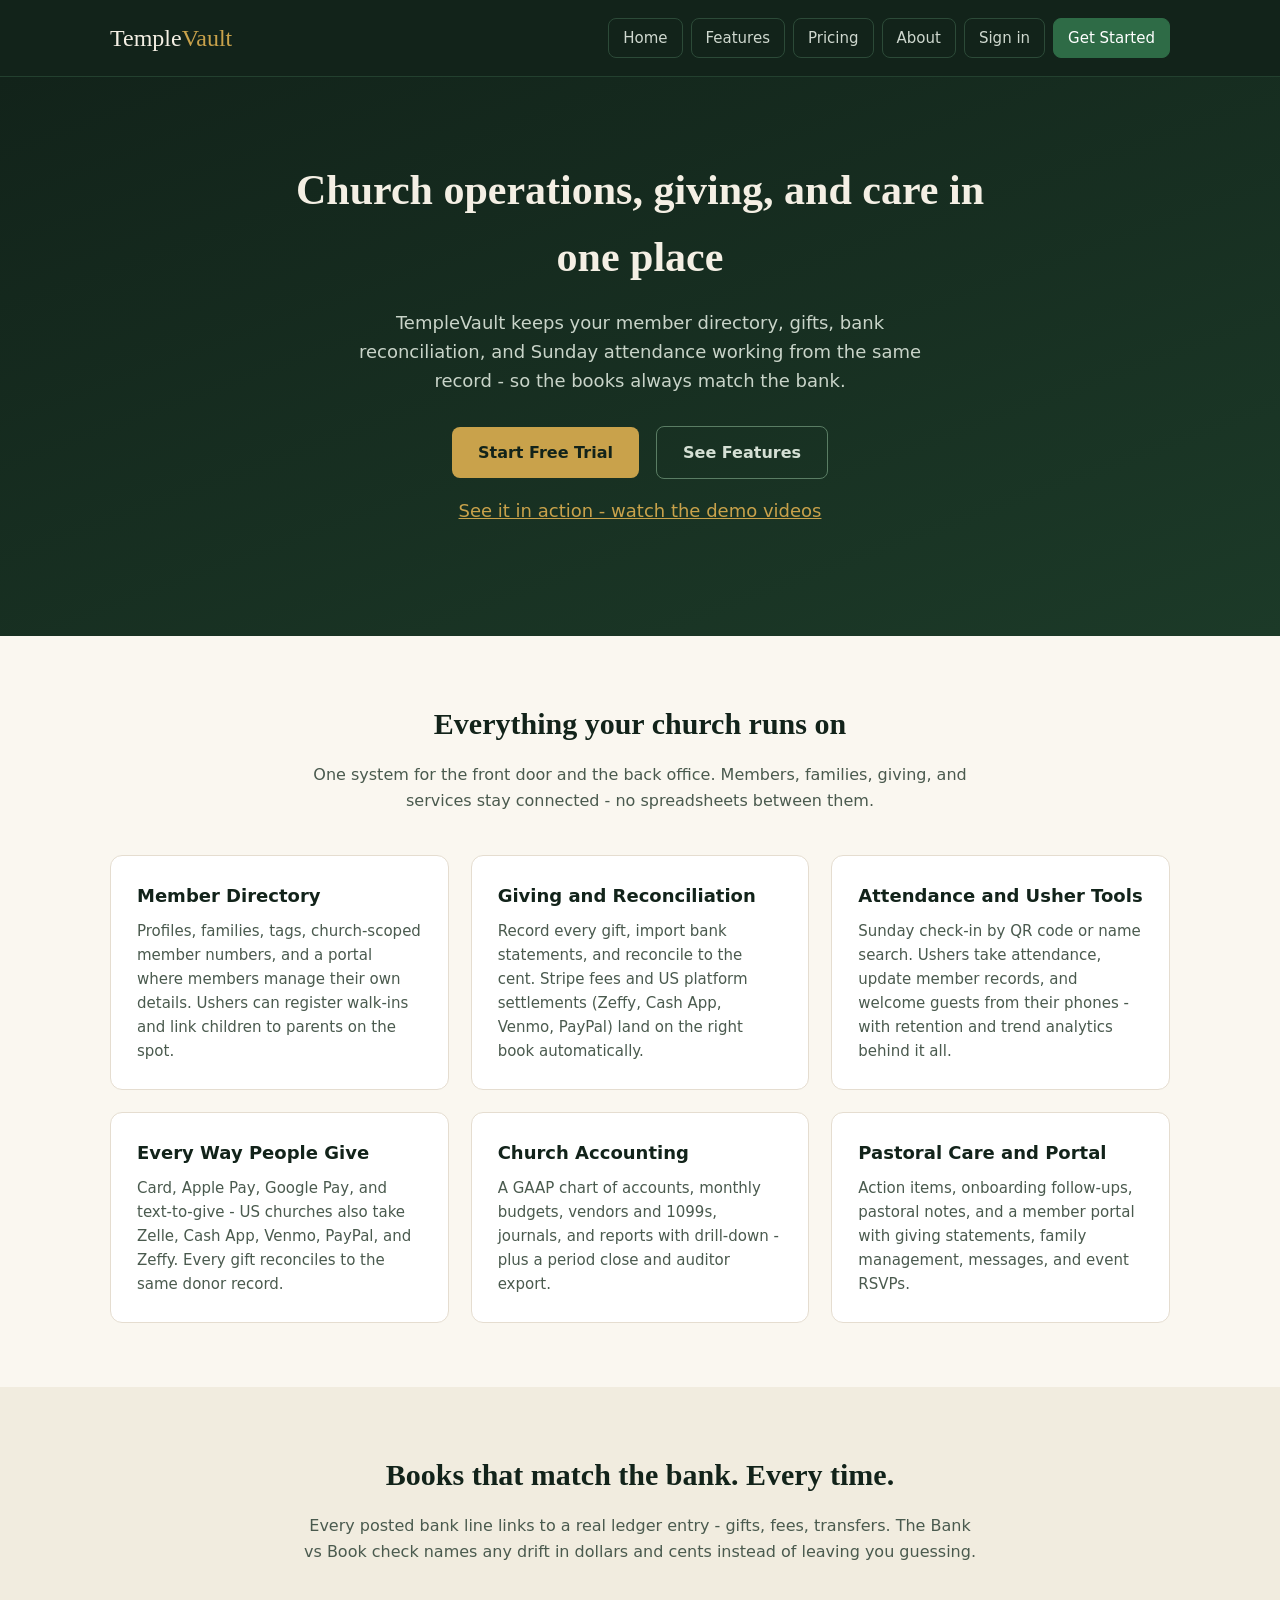
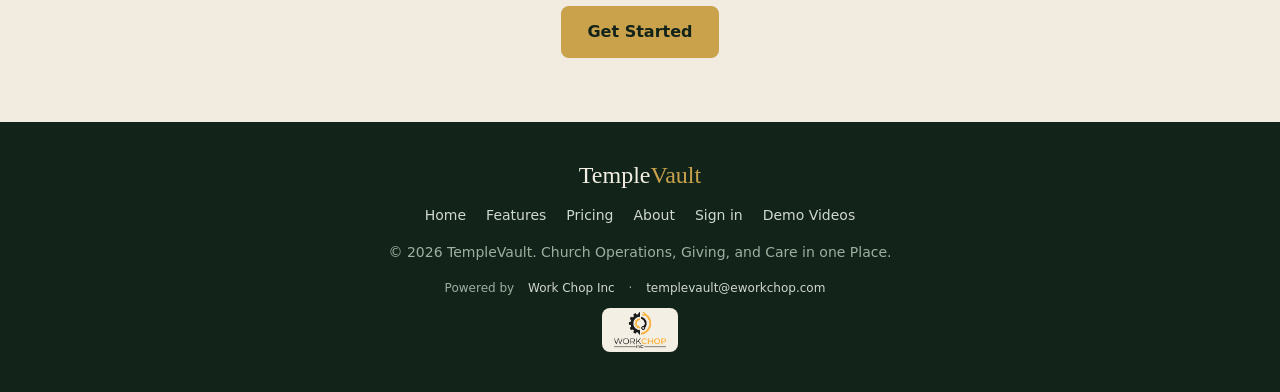
<file: index.html>
<!DOCTYPE html>
<html lang="en">
<head>
<meta charset="utf-8">
<meta name="viewport" content="width=device-width,initial-scale=1">
<title>TempleVault - Church Management Software | Members, Giving, Attendance</title>
<meta name="description" content="TempleVault brings member records, giving and bank reconciliation, GAAP church accounting, attendance, and pastoral care into one place. Church books that match the bank, to the cent.">
<link rel="canonical" href="https://www.templevault.net/">
<meta property="og:title" content="TempleVault - Church Management Software">
<meta property="og:description" content="Church operations, giving, and care in one place. Books that match the bank, to the cent.">
<meta property="og:type" content="website">
<meta property="og:url" content="https://www.templevault.net/">
<link rel="stylesheet" href="/styles.css">
</head>
<body>
<header>
<div class="container">
<a class="logo" href="/">Temple<span>Vault</span></a>
<nav>
<a href="/">Home</a>
<a href="/features.html">Features</a>
<a href="https://templevault.net/features">Pricing</a>
<a href="/about.html">About</a>
<a href="https://templevault.net/login">Sign in</a>
<a class="cta" href="https://templevault.net/register">Get Started</a>
</nav>
</div>
</header>

<section class="hero">
<h1>Church operations, giving, and care in one place</h1>
<p>TempleVault keeps your member directory, gifts, bank reconciliation, and Sunday attendance working from the same record - so the books always match the bank.</p>
<a class="btn btn-gold" href="https://templevault.net/register">Start Free Trial</a>
<a class="btn btn-ghost" href="/features.html">See Features</a>
<p style="margin-top:18px"><a href="https://rumble.com/user/templevault" style="color:#c9a24b">See it in action - watch the demo videos</a></p>
</section>

<section class="section">
<div class="container">
<h2>Everything your church runs on</h2>
<p class="lede">One system for the front door and the back office. Members, families, giving, and services stay connected - no spreadsheets between them.</p>
<div class="grid">
<div class="card"><h3>Member Directory</h3><p>Profiles, families, tags, church-scoped member numbers, and a portal where members manage their own details. Ushers can register walk-ins and link children to parents on the spot.</p></div>
<div class="card"><h3>Giving and Reconciliation</h3><p>Record every gift, import bank statements, and reconcile to the cent. Stripe fees and US platform settlements (Zeffy, Cash App, Venmo, PayPal) land on the right book automatically.</p></div>
<div class="card"><h3>Attendance and Usher Tools</h3><p>Sunday check-in by QR code or name search. Ushers take attendance, update member records, and welcome guests from their phones - with retention and trend analytics behind it all.</p></div>
<div class="card"><h3>Every Way People Give</h3><p>Card, Apple Pay, Google Pay, and text-to-give - US churches also take Zelle, Cash App, Venmo, PayPal, and Zeffy. Every gift reconciles to the same donor record.</p></div>
<div class="card"><h3>Church Accounting</h3><p>A GAAP chart of accounts, monthly budgets, vendors and 1099s, journals, and reports with drill-down - plus a period close and auditor export.</p></div>
<div class="card"><h3>Pastoral Care and Portal</h3><p>Action items, onboarding follow-ups, pastoral notes, and a member portal with giving statements, family management, messages, and event RSVPs.</p></div>
</div>
</div>
</section>

<section class="section tint">
<div class="container" style="text-align:center">
<h2>Books that match the bank. Every time.</h2>
<p class="lede">Every posted bank line links to a real ledger entry - gifts, fees, transfers. The Bank vs Book check names any drift in dollars and cents instead of leaving you guessing.</p>
<a class="btn btn-gold" href="https://templevault.net/register">Get Started</a>
</div>
</section>

<footer>
<div class="container">
<p><a class="logo" href="/">Temple<span>Vault</span></a></p>
<p style="margin-top:10px"><a href="/">Home</a><a href="/features.html">Features</a><a href="https://templevault.net/features">Pricing</a><a href="/about.html">About</a><a href="https://templevault.net/login">Sign in</a><a href="https://rumble.com/user/templevault">Demo Videos</a></p>
<p style="margin-top:14px">&copy; 2026 TempleVault. Church Operations, Giving, and Care in one Place.</p>
<p style="margin-top:16px;font-size:12px">Powered by <a href="https://www.eworkchop.com" target="_blank" rel="noopener">Work Chop Inc</a> &middot; <a href="mailto:templevault@eworkchop.com">templevault@eworkchop.com</a></p>
<p style="margin-top:10px"><a href="https://www.eworkchop.com" target="_blank" rel="noopener"><img src="/workchop-logo.png" alt="Work Chop Inc" style="height:44px;background:#f4efe4;border-radius:8px;padding:4px 12px"></a></p>
</div>
</footer>
<script type="application/ld+json">
{"@context":"https://schema.org","@type":"SoftwareApplication","name":"TempleVault","applicationCategory":"BusinessApplication","operatingSystem":"Web","description":"Church management software for member records, giving, bank reconciliation, and attendance.","offers":{"@type":"Offer","category":"SaaS"},"url":"https://www.templevault.net"}
</script>
</body>
</html>
</file>
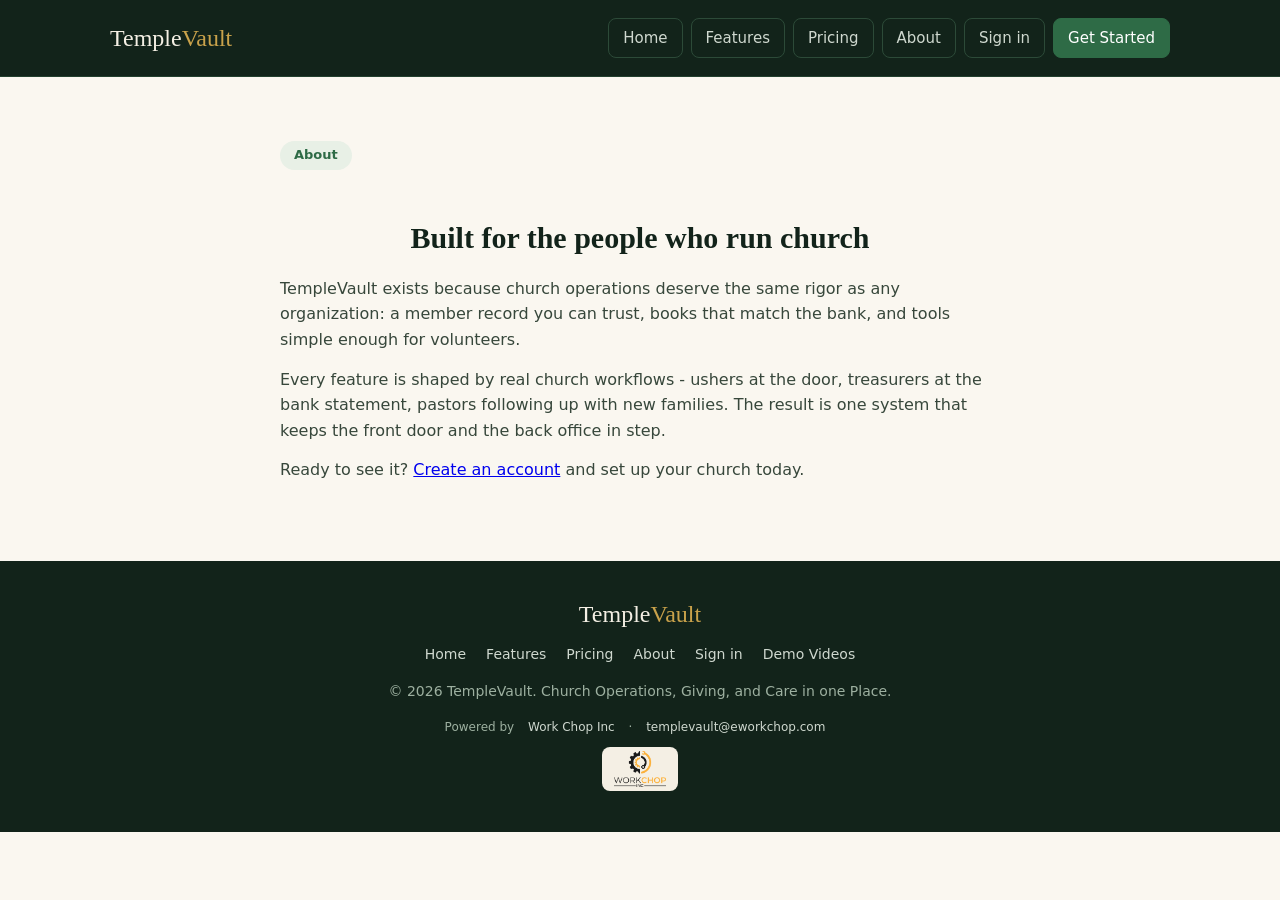
<file: about.html>
<!DOCTYPE html>
<html lang="en">
<head>
<meta charset="utf-8">
<meta name="viewport" content="width=device-width,initial-scale=1">
<title>About | TempleVault</title>
<meta name="description" content="TempleVault is church management software built to keep members, giving, and the books honest - so church staff spend time on people, not spreadsheets.">
<link rel="canonical" href="https://www.templevault.net/about.html">
<meta property="og:title" content="About | TempleVault">
<meta property="og:description" content="Church management software built to keep members, giving, and the books honest.">
<meta property="og:type" content="website">
<meta property="og:url" content="https://www.templevault.net/about.html">
<link rel="stylesheet" href="/styles.css">
</head>
<body>
<header>
<div class="container">
<a class="logo" href="/">Temple<span>Vault</span></a>
<nav>
<a href="/">Home</a>
<a href="/features.html">Features</a>
<a href="https://templevault.net/features">Pricing</a>
<a href="/about.html">About</a>
<a href="https://templevault.net/login">Sign in</a>
<a class="cta" href="https://templevault.net/register">Get Started</a>
</nav>
</div>
</header>

<section class="section">
<div class="container" style="max-width:760px"><article>
<span class="pill">About</span>
<h2>Built for the people who run church</h2>
<p>TempleVault exists because church operations deserve the same rigor as any organization: a member record you can trust, books that match the bank, and tools simple enough for volunteers.</p>
<p>Every feature is shaped by real church workflows - ushers at the door, treasurers at the bank statement, pastors following up with new families. The result is one system that keeps the front door and the back office in step.</p>
<p>Ready to see it? <a href="https://templevault.net/register">Create an account</a> and set up your church today.</p>
</article></div>
</section>

<footer>
<div class="container">
<p><a class="logo" href="/">Temple<span>Vault</span></a></p>
<p style="margin-top:10px"><a href="/">Home</a><a href="/features.html">Features</a><a href="https://templevault.net/features">Pricing</a><a href="/about.html">About</a><a href="https://templevault.net/login">Sign in</a><a href="https://rumble.com/user/templevault">Demo Videos</a></p>
<p style="margin-top:14px">&copy; 2026 TempleVault. Church Operations, Giving, and Care in one Place.</p>
<p style="margin-top:16px;font-size:12px">Powered by <a href="https://www.eworkchop.com" target="_blank" rel="noopener">Work Chop Inc</a> &middot; <a href="mailto:templevault@eworkchop.com">templevault@eworkchop.com</a></p>
<p style="margin-top:10px"><a href="https://www.eworkchop.com" target="_blank" rel="noopener"><img src="/workchop-logo.png" alt="Work Chop Inc" style="height:44px;background:#f4efe4;border-radius:8px;padding:4px 12px"></a></p>
</div>
</footer>
</body>
</html>
</file>
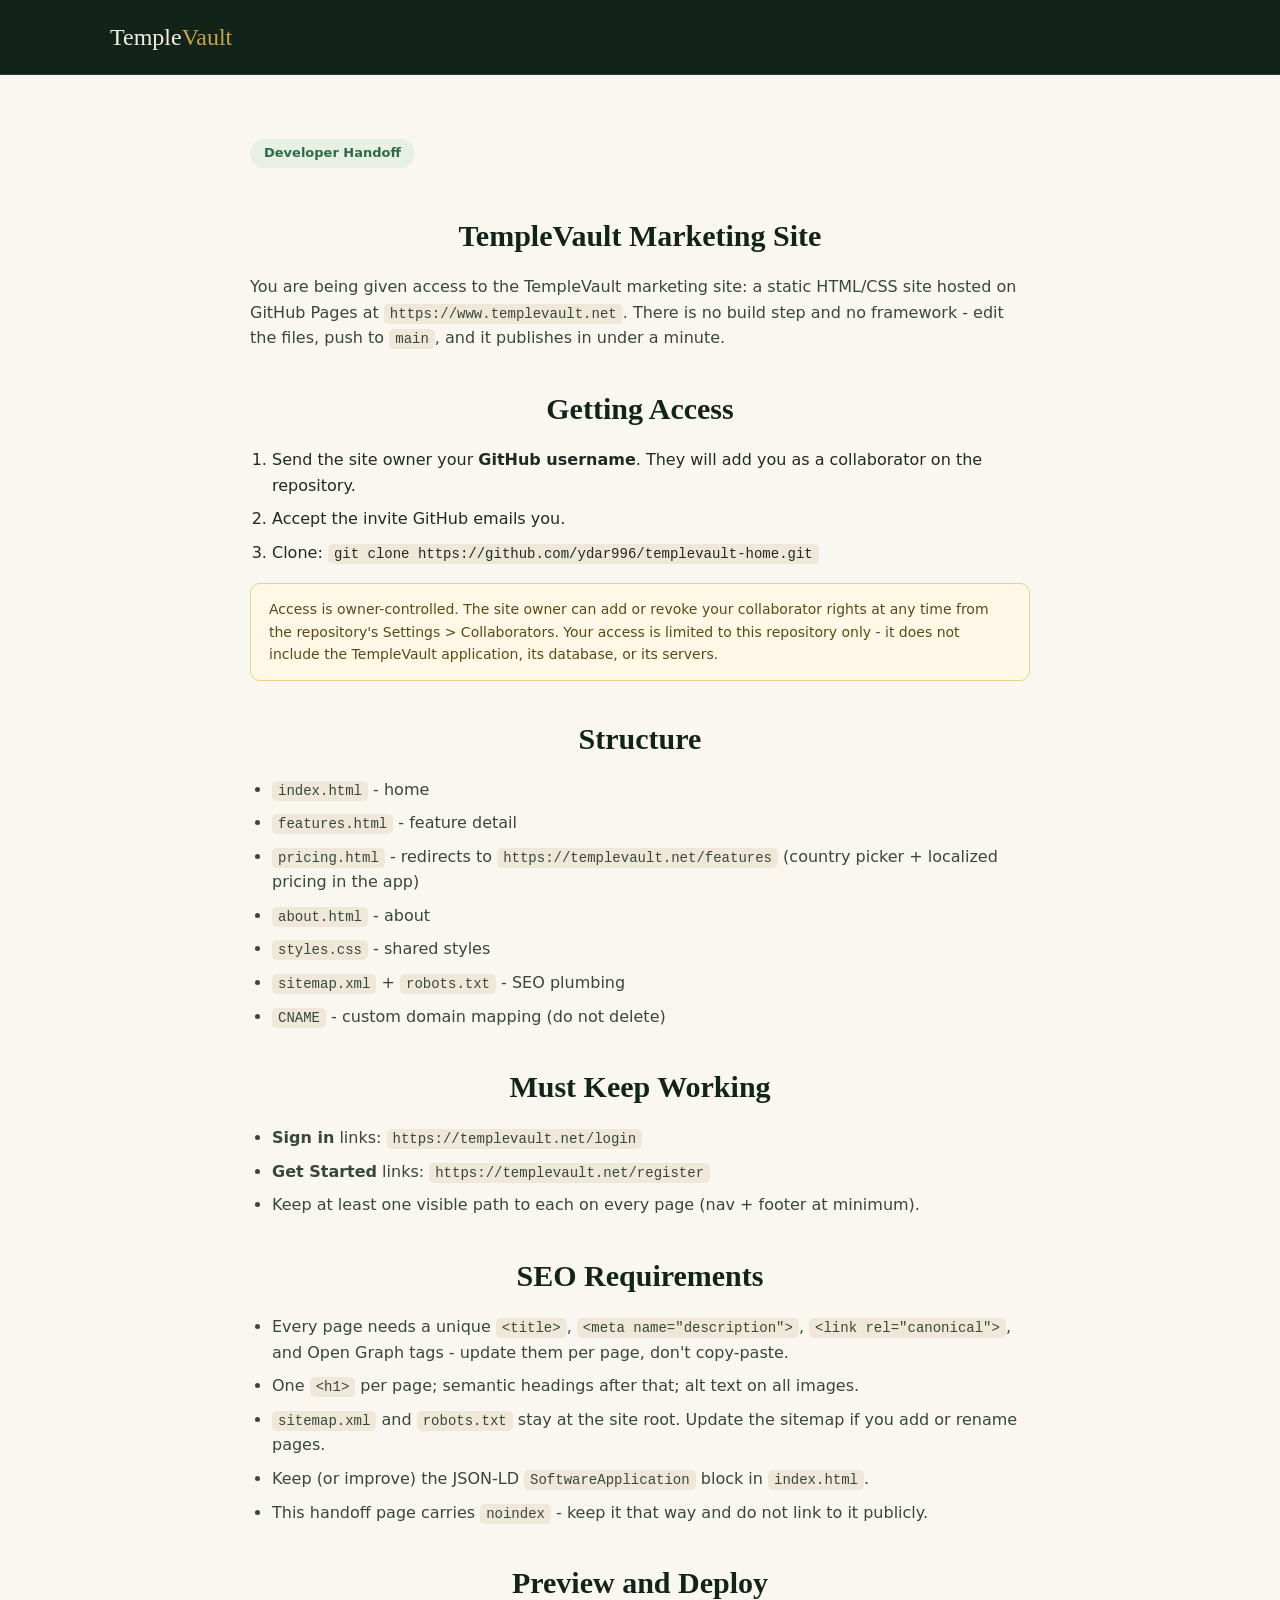
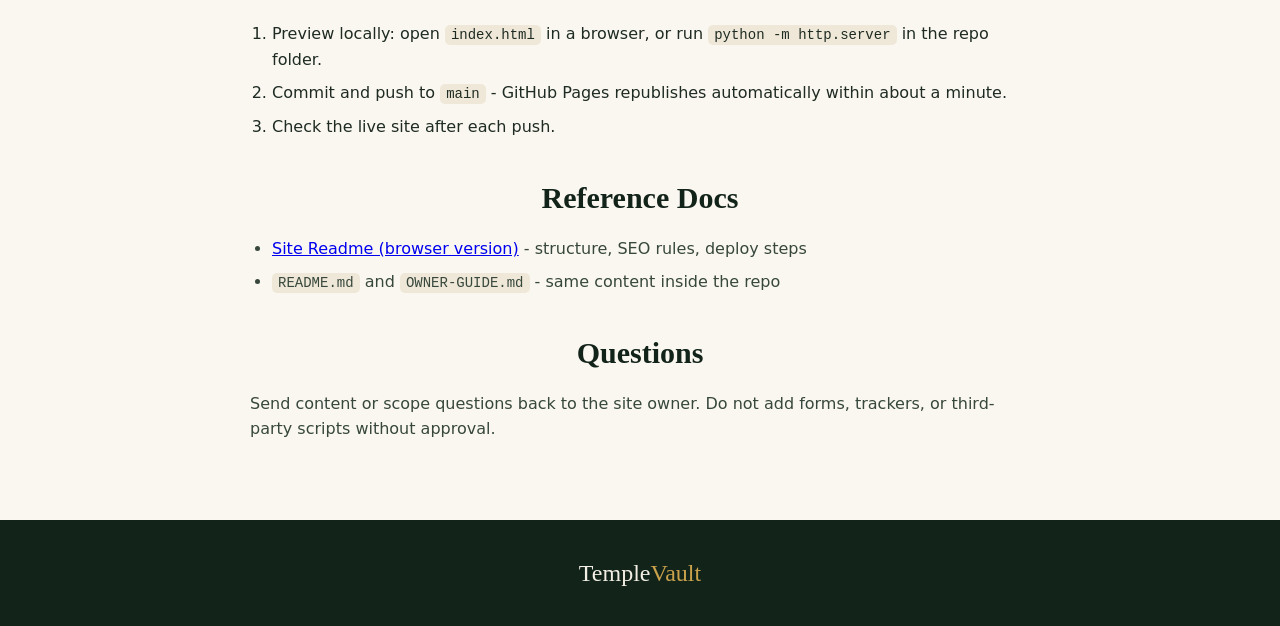
<file: dev-handoff-9x4k.html>
<!DOCTYPE html>
<html lang="en">
<head>
<meta charset="utf-8">
<meta name="viewport" content="width=device-width,initial-scale=1">
<meta name="robots" content="noindex,nofollow">
<title>TempleVault Marketing Site - Developer Handoff</title>
<link rel="stylesheet" href="/styles.css">
<style>
ol.steps{margin:0 0 18px 22px}
code{background:#efe8d8;padding:2px 6px;border-radius:5px;font-size:14px}
.note{background:#fff8e6;border:1px solid #e5d28a;border-radius:10px;padding:14px 18px;color:#5a4a14;font-size:14px;margin:16px 0}
</style>
</head>
<body>
<header>
<div class="container">
<a class="logo" href="/">Temple<span>Vault</span></a>
</div>
</header>

<section class="section">
<div class="container" style="max-width:820px"><article>
<span class="pill">Developer Handoff</span>
<h2>TempleVault Marketing Site</h2>
<p>You are being given access to the TempleVault marketing site: a static HTML/CSS site hosted on GitHub Pages at <code>https://www.templevault.net</code>. There is no build step and no framework - edit the files, push to <code>main</code>, and it publishes in under a minute.</p>

<h2>Getting Access</h2>
<ol class="steps">
<li>Send the site owner your <strong>GitHub username</strong>. They will add you as a collaborator on the repository.</li>
<li>Accept the invite GitHub emails you.</li>
<li>Clone: <code>git clone https://github.com/ydar996/templevault-home.git</code></li>
</ol>
<div class="note">Access is owner-controlled. The site owner can add or revoke your collaborator rights at any time from the repository's Settings &gt; Collaborators. Your access is limited to this repository only - it does not include the TempleVault application, its database, or its servers.</div>

<h2>Structure</h2>
<ul>
<li><code>index.html</code> - home</li>
<li><code>features.html</code> - feature detail</li>
<li><code>pricing.html</code> - redirects to <code>https://templevault.net/features</code> (country picker + localized pricing in the app)</li>
<li><code>about.html</code> - about</li>
<li><code>styles.css</code> - shared styles</li>
<li><code>sitemap.xml</code> + <code>robots.txt</code> - SEO plumbing</li>
<li><code>CNAME</code> - custom domain mapping (do not delete)</li>
</ul>

<h2>Must Keep Working</h2>
<ul>
<li><strong>Sign in</strong> links: <code>https://templevault.net/login</code></li>
<li><strong>Get Started</strong> links: <code>https://templevault.net/register</code></li>
<li>Keep at least one visible path to each on every page (nav + footer at minimum).</li>
</ul>

<h2>SEO Requirements</h2>
<ul>
<li>Every page needs a unique <code>&lt;title&gt;</code>, <code>&lt;meta name="description"&gt;</code>, <code>&lt;link rel="canonical"&gt;</code>, and Open Graph tags - update them per page, don't copy-paste.</li>
<li>One <code>&lt;h1&gt;</code> per page; semantic headings after that; alt text on all images.</li>
<li><code>sitemap.xml</code> and <code>robots.txt</code> stay at the site root. Update the sitemap if you add or rename pages.</li>
<li>Keep (or improve) the JSON-LD <code>SoftwareApplication</code> block in <code>index.html</code>.</li>
<li>This handoff page carries <code>noindex</code> - keep it that way and do not link to it publicly.</li>
</ul>

<h2>Preview and Deploy</h2>
<ol class="steps">
<li>Preview locally: open <code>index.html</code> in a browser, or run <code>python -m http.server</code> in the repo folder.</li>
<li>Commit and push to <code>main</code> - GitHub Pages republishes automatically within about a minute.</li>
<li>Check the live site after each push.</li>
</ol>

<h2>Reference Docs</h2>
<ul>
<li><a href="/readme-9x4k.html">Site Readme (browser version)</a> - structure, SEO rules, deploy steps</li>
<li><code>README.md</code> and <code>OWNER-GUIDE.md</code> - same content inside the repo</li>
</ul>

<h2>Questions</h2>
<p>Send content or scope questions back to the site owner. Do not add forms, trackers, or third-party scripts without approval.</p>
</article></div>
</section>

<footer>
<div class="container">
<p><a class="logo" href="/">Temple<span>Vault</span></a></p>
</div>
</footer>
</body>
</html>
</file>
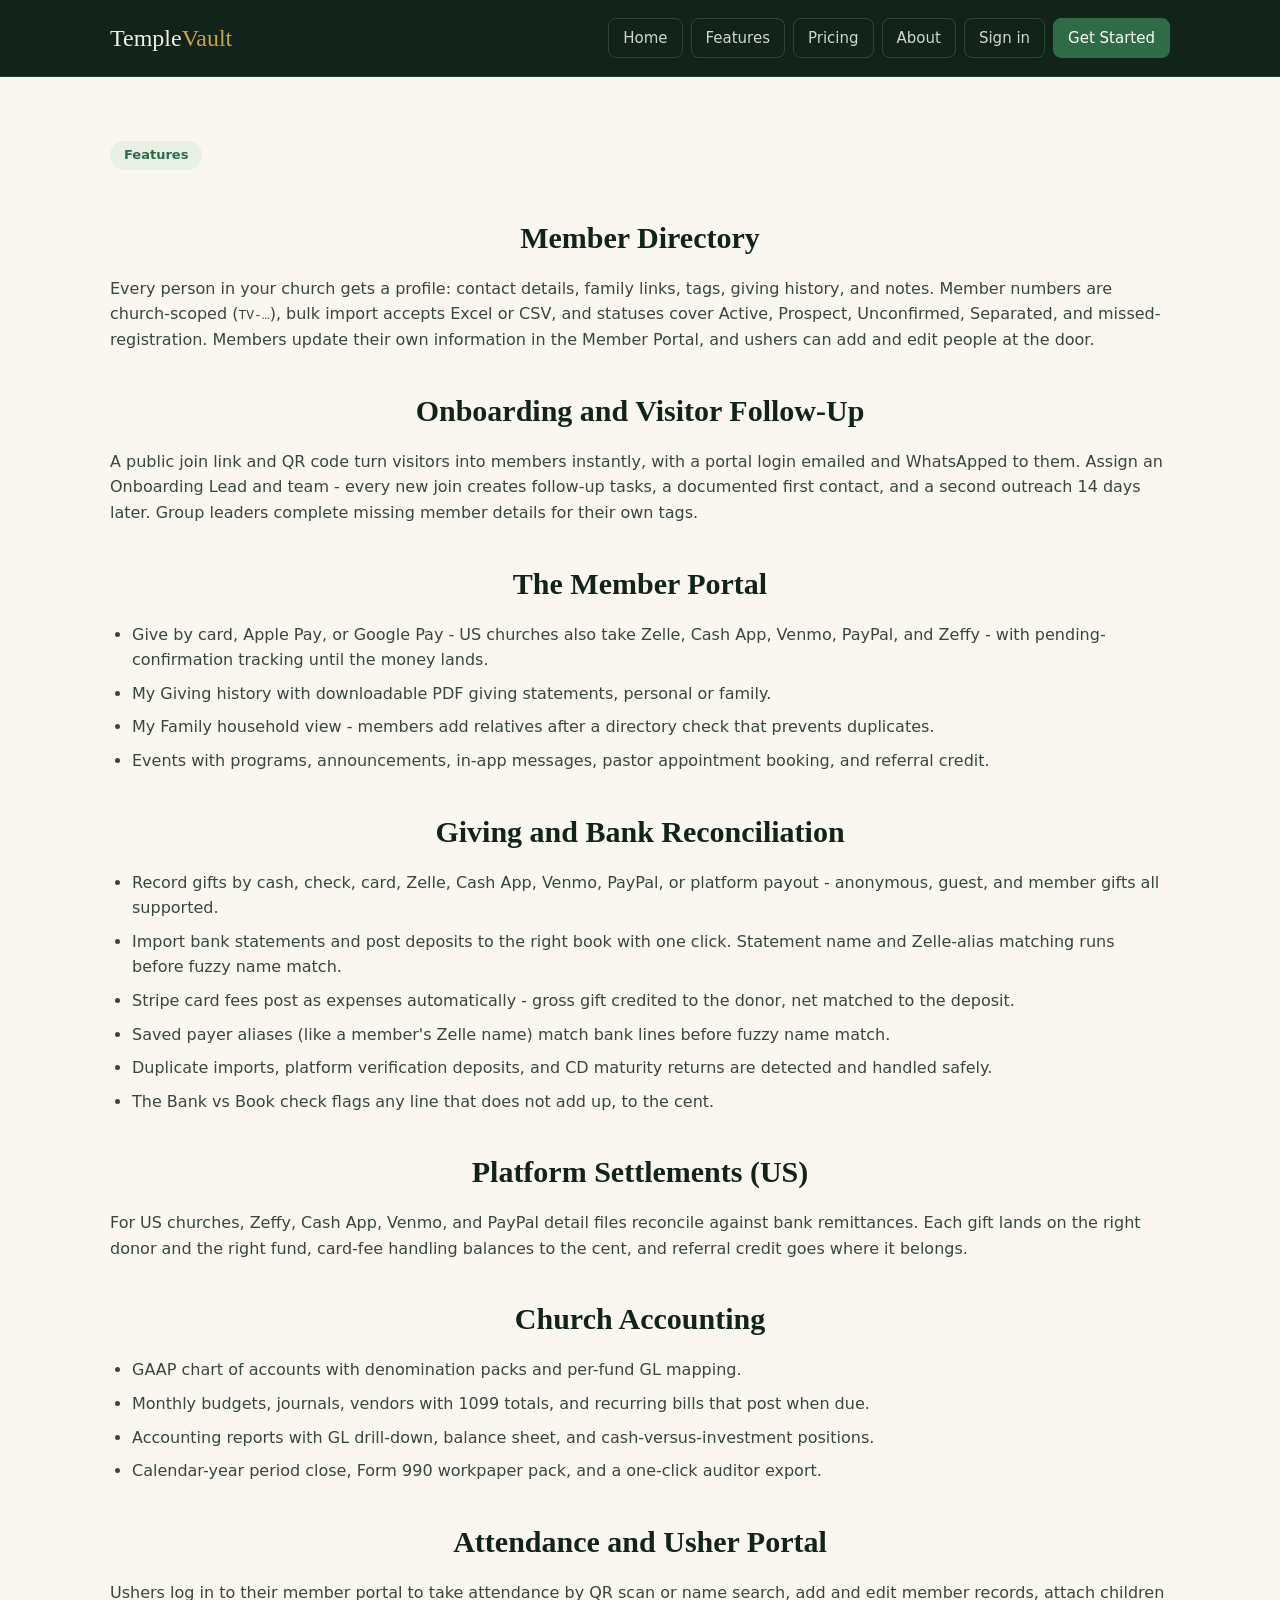
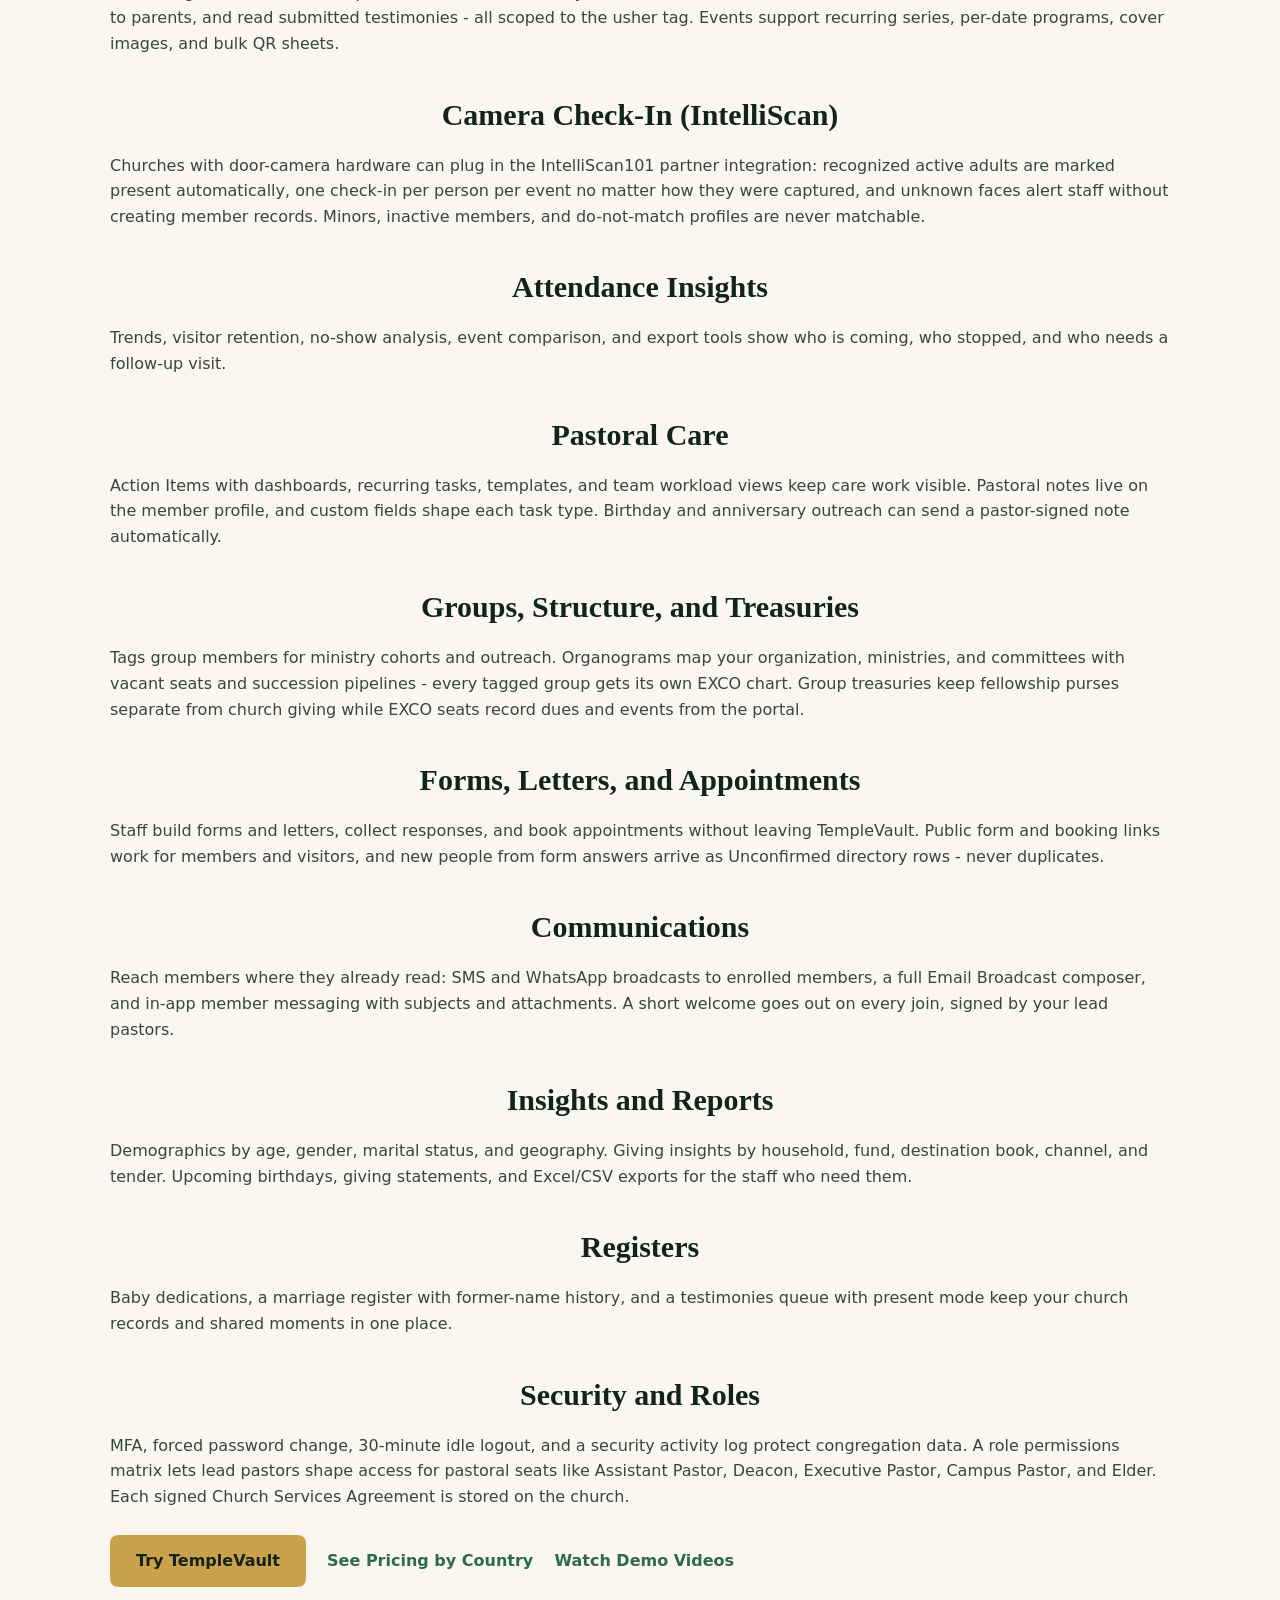
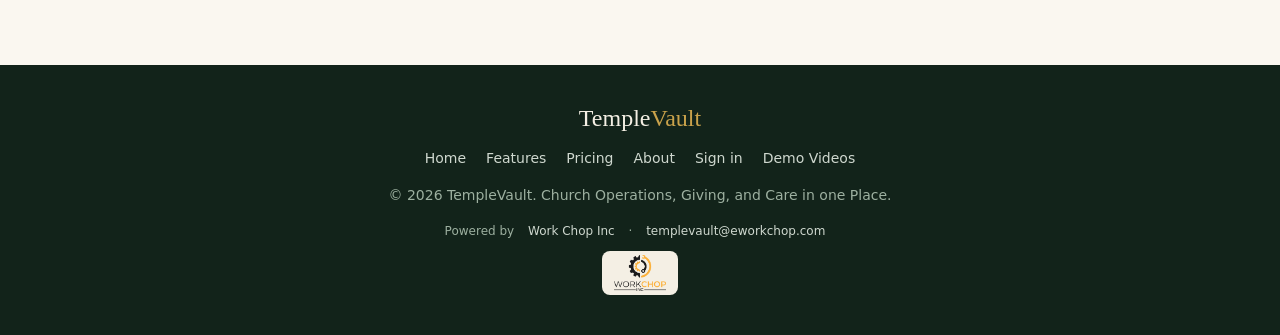
<file: features.html>
<!DOCTYPE html>
<html lang="en">
<head>
<meta charset="utf-8">
<meta name="viewport" content="width=device-width,initial-scale=1">
<title>Features | TempleVault Church Management</title>
<meta name="description" content="Member directory, member portal giving, GAAP church accounting, bank reconciliation, platform settlements, attendance, usher tools, pastoral care, and communications - all in TempleVault.">
<link rel="canonical" href="https://www.templevault.net/features.html">
<meta property="og:title" content="Features | TempleVault">
<meta property="og:description" content="Member directory, portal giving, church accounting, bank reconciliation, attendance, pastoral care, and communications.">
<meta property="og:type" content="website">
<meta property="og:url" content="https://www.templevault.net/features.html">
<link rel="stylesheet" href="/styles.css">
</head>
<body>
<header>
<div class="container">
<a class="logo" href="/">Temple<span>Vault</span></a>
<nav>
<a href="/">Home</a>
<a href="/features.html">Features</a>
<a href="https://templevault.net/features">Pricing</a>
<a href="/about.html">About</a>
<a href="https://templevault.net/login">Sign in</a>
<a class="cta" href="https://templevault.net/register">Get Started</a>
</nav>
</div>
</header>

<section class="section">
<div class="container"><article>
<span class="pill">Features</span>
<h2>Member Directory</h2>
<p>Every person in your church gets a profile: contact details, family links, tags, giving history, and notes. Member numbers are church-scoped (<code>TV-…</code>), bulk import accepts Excel or CSV, and statuses cover Active, Prospect, Unconfirmed, Separated, and missed-registration. Members update their own information in the Member Portal, and ushers can add and edit people at the door.</p>
<h2>Onboarding and Visitor Follow-Up</h2>
<p>A public join link and QR code turn visitors into members instantly, with a portal login emailed and WhatsApped to them. Assign an Onboarding Lead and team - every new join creates follow-up tasks, a documented first contact, and a second outreach 14 days later. Group leaders complete missing member details for their own tags.</p>
<h2>The Member Portal</h2>
<ul>
<li>Give by card, Apple Pay, or Google Pay - US churches also take Zelle, Cash App, Venmo, PayPal, and Zeffy - with pending-confirmation tracking until the money lands.</li>
<li>My Giving history with downloadable PDF giving statements, personal or family.</li>
<li>My Family household view - members add relatives after a directory check that prevents duplicates.</li>
<li>Events with programs, announcements, in-app messages, pastor appointment booking, and referral credit.</li>
</ul>
<h2>Giving and Bank Reconciliation</h2>
<ul>
<li>Record gifts by cash, check, card, Zelle, Cash App, Venmo, PayPal, or platform payout - anonymous, guest, and member gifts all supported.</li>
<li>Import bank statements and post deposits to the right book with one click. Statement name and Zelle-alias matching runs before fuzzy name match.</li>
<li>Stripe card fees post as expenses automatically - gross gift credited to the donor, net matched to the deposit.</li>
<li>Saved payer aliases (like a member's Zelle name) match bank lines before fuzzy name match.</li>
<li>Duplicate imports, platform verification deposits, and CD maturity returns are detected and handled safely.</li>
<li>The Bank vs Book check flags any line that does not add up, to the cent.</li>
</ul>
<h2>Platform Settlements (US)</h2>
<p>For US churches, Zeffy, Cash App, Venmo, and PayPal detail files reconcile against bank remittances. Each gift lands on the right donor and the right fund, card-fee handling balances to the cent, and referral credit goes where it belongs.</p>
<h2>Church Accounting</h2>
<ul>
<li>GAAP chart of accounts with denomination packs and per-fund GL mapping.</li>
<li>Monthly budgets, journals, vendors with 1099 totals, and recurring bills that post when due.</li>
<li>Accounting reports with GL drill-down, balance sheet, and cash-versus-investment positions.</li>
<li>Calendar-year period close, Form 990 workpaper pack, and a one-click auditor export.</li>
</ul>
<h2>Attendance and Usher Portal</h2>
<p>Ushers log in to their member portal to take attendance by QR scan or name search, add and edit member records, attach children to parents, and read submitted testimonies - all scoped to the usher tag. Events support recurring series, per-date programs, cover images, and bulk QR sheets.</p>
<h2>Camera Check-In (IntelliScan)</h2>
<p>Churches with door-camera hardware can plug in the IntelliScan101 partner integration: recognized active adults are marked present automatically, one check-in per person per event no matter how they were captured, and unknown faces alert staff without creating member records. Minors, inactive members, and do-not-match profiles are never matchable.</p>
<h2>Attendance Insights</h2>
<p>Trends, visitor retention, no-show analysis, event comparison, and export tools show who is coming, who stopped, and who needs a follow-up visit.</p>
<h2>Pastoral Care</h2>
<p>Action Items with dashboards, recurring tasks, templates, and team workload views keep care work visible. Pastoral notes live on the member profile, and custom fields shape each task type. Birthday and anniversary outreach can send a pastor-signed note automatically.</p>
<h2>Groups, Structure, and Treasuries</h2>
<p>Tags group members for ministry cohorts and outreach. Organograms map your organization, ministries, and committees with vacant seats and succession pipelines - every tagged group gets its own EXCO chart. Group treasuries keep fellowship purses separate from church giving while EXCO seats record dues and events from the portal.</p>
<h2>Forms, Letters, and Appointments</h2>
<p>Staff build forms and letters, collect responses, and book appointments without leaving TempleVault. Public form and booking links work for members and visitors, and new people from form answers arrive as Unconfirmed directory rows - never duplicates.</p>
<h2>Communications</h2>
<p>Reach members where they already read: SMS and WhatsApp broadcasts to enrolled members, a full Email Broadcast composer, and in-app member messaging with subjects and attachments. A short welcome goes out on every join, signed by your lead pastors.</p>
<h2>Insights and Reports</h2>
<p>Demographics by age, gender, marital status, and geography. Giving insights by household, fund, destination book, channel, and tender. Upcoming birthdays, giving statements, and Excel/CSV exports for the staff who need them.</p>
<h2>Registers</h2>
<p>Baby dedications, a marriage register with former-name history, and a testimonies queue with present mode keep your church records and shared moments in one place.</p>
<h2>Security and Roles</h2>
<p>MFA, forced password change, 30-minute idle logout, and a security activity log protect congregation data. A role permissions matrix lets lead pastors shape access for pastoral seats like Assistant Pastor, Deacon, Executive Pastor, Campus Pastor, and Elder. Each signed Church Services Agreement is stored on the church.</p>
<p style="margin-top:26px"><a class="btn btn-gold" href="https://templevault.net/register">Try TempleVault</a> <a href="https://templevault.net/features" style="color:#2e6b46;font-weight:600;margin-left:16px;text-decoration:none">See Pricing by Country</a> <a href="https://rumble.com/user/templevault" style="color:#2e6b46;font-weight:600;margin-left:16px;text-decoration:none">Watch Demo Videos</a></p>
</article></div>
</section>

<footer>
<div class="container">
<p><a class="logo" href="/">Temple<span>Vault</span></a></p>
<p style="margin-top:10px"><a href="/">Home</a><a href="/features.html">Features</a><a href="https://templevault.net/features">Pricing</a><a href="/about.html">About</a><a href="https://templevault.net/login">Sign in</a><a href="https://rumble.com/user/templevault">Demo Videos</a></p>
<p style="margin-top:14px">&copy; 2026 TempleVault. Church Operations, Giving, and Care in one Place.</p>
<p style="margin-top:16px;font-size:12px">Powered by <a href="https://www.eworkchop.com" target="_blank" rel="noopener">Work Chop Inc</a> &middot; <a href="mailto:templevault@eworkchop.com">templevault@eworkchop.com</a></p>
<p style="margin-top:10px"><a href="https://www.eworkchop.com" target="_blank" rel="noopener"><img src="/workchop-logo.png" alt="Work Chop Inc" style="height:44px;background:#f4efe4;border-radius:8px;padding:4px 12px"></a></p>
</div>
</footer>
</body>
</html>
</file>
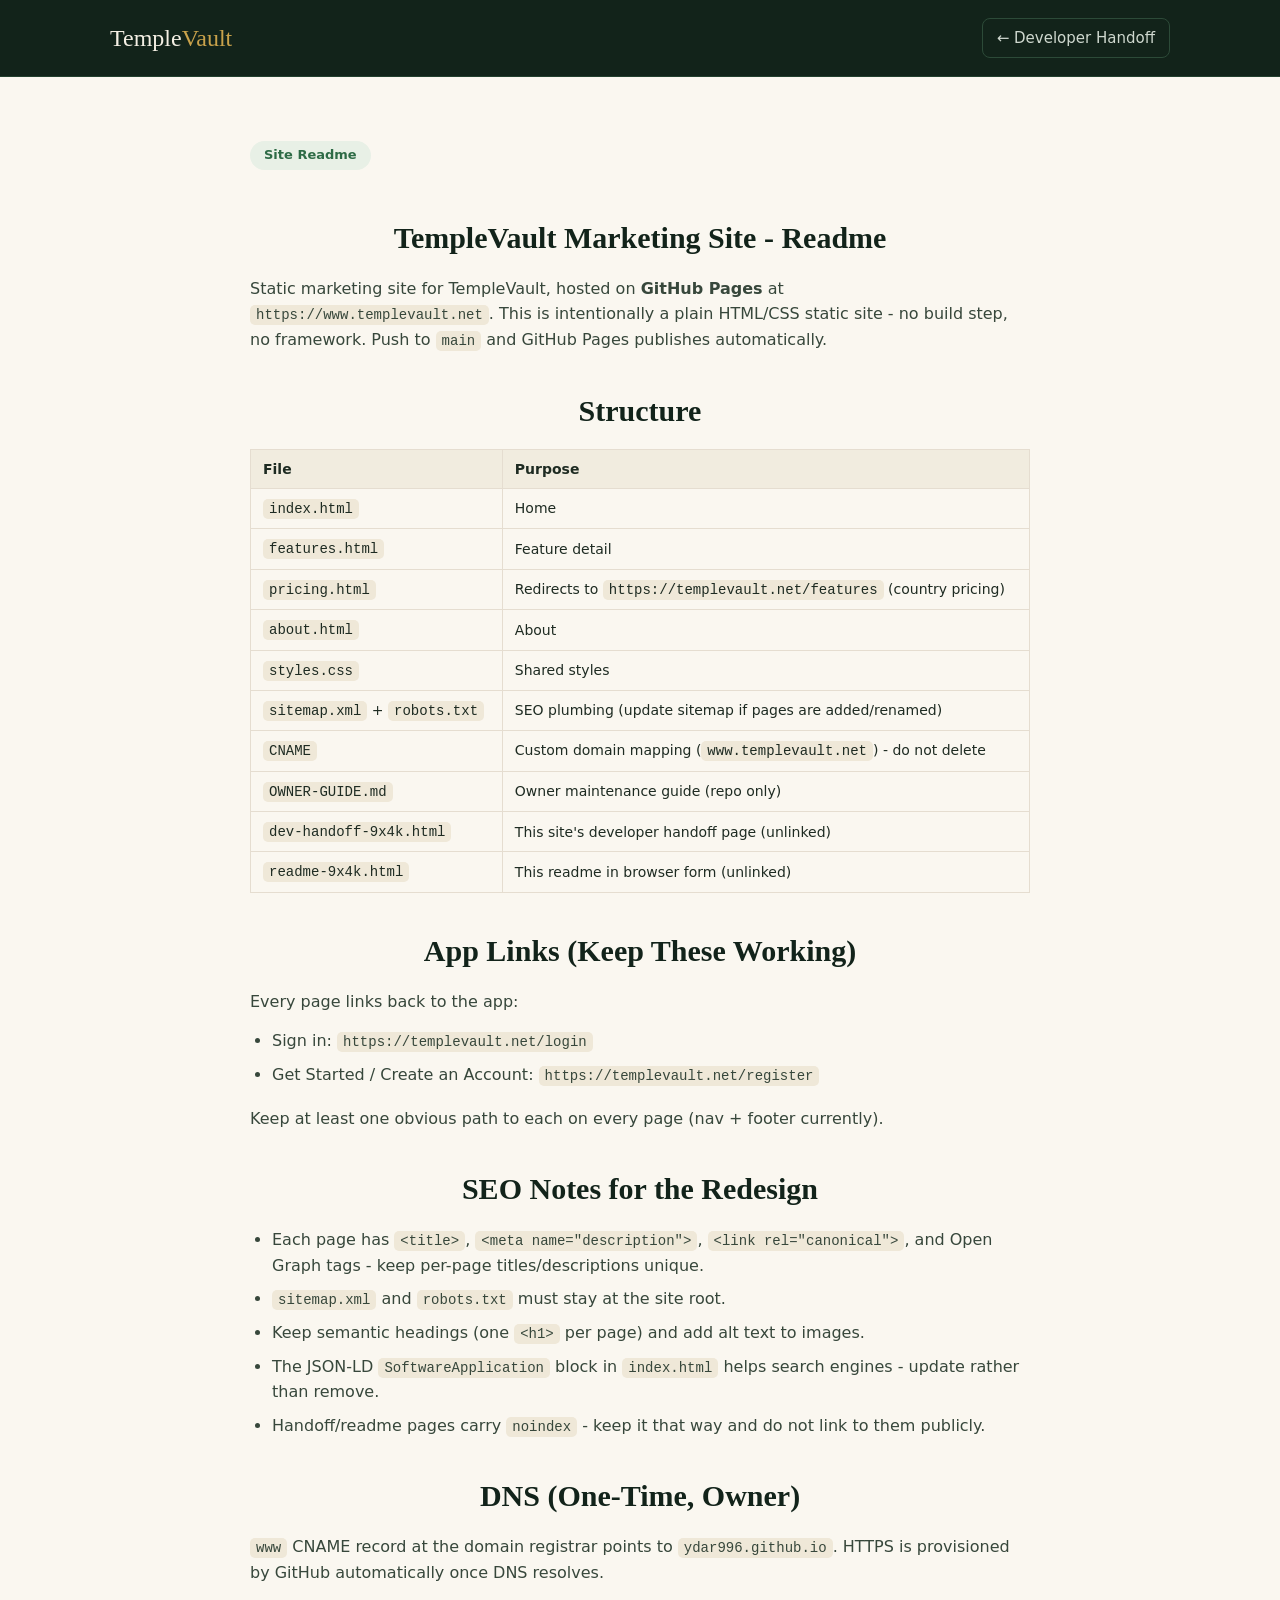
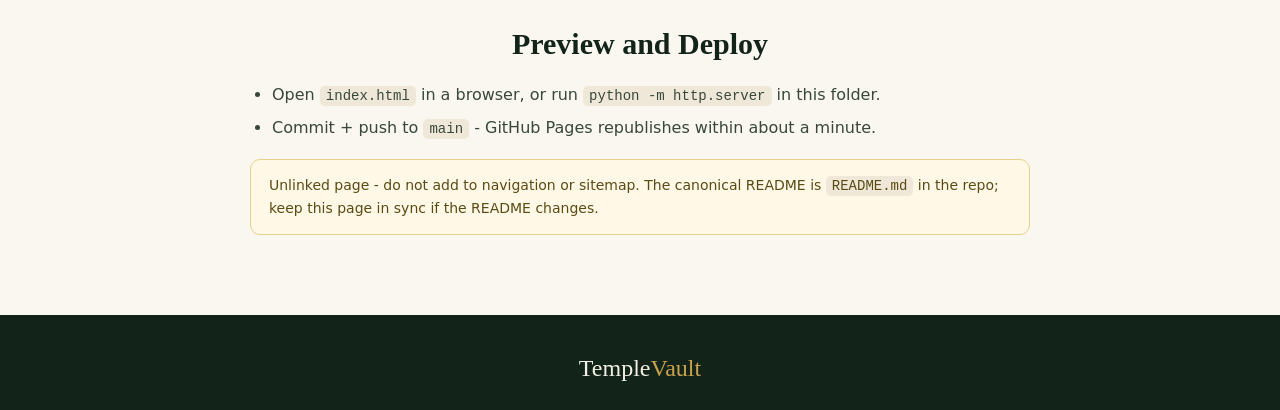
<file: readme-9x4k.html>
<!DOCTYPE html>
<html lang="en">
<head>
<meta charset="utf-8">
<meta name="viewport" content="width=device-width,initial-scale=1">
<meta name="robots" content="noindex,nofollow">
<title>TempleVault Marketing Site - Readme</title>
<link rel="stylesheet" href="/styles.css">
<style>
code{background:#efe8d8;padding:2px 6px;border-radius:5px;font-size:14px}
.note{background:#fff8e6;border:1px solid #e5d28a;border-radius:10px;padding:14px 18px;color:#5a4a14;font-size:14px;margin:16px 0}
table{border-collapse:collapse;width:100%;margin:14px 0}
td,th{border:1px solid #e5ddd0;padding:8px 12px;text-align:left;font-size:14px}
th{background:#f1ecdf}
</style>
</head>
<body>
<header>
<div class="container">
<a class="logo" href="/">Temple<span>Vault</span></a>
<nav><a href="/dev-handoff-9x4k.html">&larr; Developer Handoff</a></nav>
</div>
</header>

<section class="section">
<div class="container" style="max-width:820px"><article>
<span class="pill">Site Readme</span>
<h2>TempleVault Marketing Site - Readme</h2>
<p>Static marketing site for TempleVault, hosted on <strong>GitHub Pages</strong> at <code>https://www.templevault.net</code>. This is intentionally a plain HTML/CSS static site - no build step, no framework. Push to <code>main</code> and GitHub Pages publishes automatically.</p>

<h2>Structure</h2>
<table>
<tr><th>File</th><th>Purpose</th></tr>
<tr><td><code>index.html</code></td><td>Home</td></tr>
<tr><td><code>features.html</code></td><td>Feature detail</td></tr>
<tr><td><code>pricing.html</code></td><td>Redirects to <code>https://templevault.net/features</code> (country pricing)</td></tr>
<tr><td><code>about.html</code></td><td>About</td></tr>
<tr><td><code>styles.css</code></td><td>Shared styles</td></tr>
<tr><td><code>sitemap.xml</code> + <code>robots.txt</code></td><td>SEO plumbing (update sitemap if pages are added/renamed)</td></tr>
<tr><td><code>CNAME</code></td><td>Custom domain mapping (<code>www.templevault.net</code>) - do not delete</td></tr>
<tr><td><code>OWNER-GUIDE.md</code></td><td>Owner maintenance guide (repo only)</td></tr>
<tr><td><code>dev-handoff-9x4k.html</code></td><td>This site's developer handoff page (unlinked)</td></tr>
<tr><td><code>readme-9x4k.html</code></td><td>This readme in browser form (unlinked)</td></tr>
</table>

<h2>App Links (Keep These Working)</h2>
<p>Every page links back to the app:</p>
<ul>
<li>Sign in: <code>https://templevault.net/login</code></li>
<li>Get Started / Create an Account: <code>https://templevault.net/register</code></li>
</ul>
<p>Keep at least one obvious path to each on every page (nav + footer currently).</p>

<h2>SEO Notes for the Redesign</h2>
<ul>
<li>Each page has <code>&lt;title&gt;</code>, <code>&lt;meta name="description"&gt;</code>, <code>&lt;link rel="canonical"&gt;</code>, and Open Graph tags - keep per-page titles/descriptions unique.</li>
<li><code>sitemap.xml</code> and <code>robots.txt</code> must stay at the site root.</li>
<li>Keep semantic headings (one <code>&lt;h1&gt;</code> per page) and add alt text to images.</li>
<li>The JSON-LD <code>SoftwareApplication</code> block in <code>index.html</code> helps search engines - update rather than remove.</li>
<li>Handoff/readme pages carry <code>noindex</code> - keep it that way and do not link to them publicly.</li>
</ul>

<h2>DNS (One-Time, Owner)</h2>
<p><code>www</code> CNAME record at the domain registrar points to <code>ydar996.github.io</code>. HTTPS is provisioned by GitHub automatically once DNS resolves.</p>

<h2>Preview and Deploy</h2>
<ul>
<li>Open <code>index.html</code> in a browser, or run <code>python -m http.server</code> in this folder.</li>
<li>Commit + push to <code>main</code> - GitHub Pages republishes within about a minute.</li>
</ul>

<div class="note">Unlinked page - do not add to navigation or sitemap. The canonical README is <code>README.md</code> in the repo; keep this page in sync if the README changes.</div>
</article></div>
</section>

<footer>
<div class="container">
<p><a class="logo" href="/">Temple<span>Vault</span></a></p>
</div>
</footer>
</body>
</html>
</file>
<file: styles.css>
* { box-sizing: border-box; margin: 0; padding: 0; }
body {
  font-family: 'Segoe UI', system-ui, -apple-system, sans-serif;
  color: #1e2b22;
  background: #faf7f0;
  line-height: 1.6;
}
.container { max-width: 1100px; margin: 0 auto; padding: 0 20px; }

header { background: #12231a; border-bottom: 1px solid #23402f; }
header .container { display: flex; flex-wrap: wrap; align-items: center; justify-content: space-between; padding: 18px 20px; }
.logo { font-family: Georgia, serif; font-size: 24px; color: #f4efe4; text-decoration: none; }
.logo span { color: #c9a24b; }
nav { display: flex; flex-wrap: wrap; align-items: center; gap: 8px; }
nav a {
  color: #cfd8cf;
  text-decoration: none;
  font-size: 15px;
  white-space: nowrap;
  padding: 7px 14px;
  border-radius: 8px;
  border: 1px solid #2c4a38;
}
nav a:hover { color: #fff; border-color: #5a7d64; background: #1a3226; }
nav a.cta { background: #2e6b46; border-color: #2e6b46; color: #fff; }
nav a.cta:hover { background: #3a8a5c; border-color: #3a8a5c; }

@media (max-width: 640px) {
  header .container { justify-content: center; }
  nav { width: 100%; margin-top: 14px; display: grid; grid-template-columns: repeat(3, 1fr); }
  nav a { text-align: center; padding: 9px 6px; background: #182e21; }
  nav a.cta { background: #2e6b46; }
}

.hero { background: linear-gradient(160deg, #12231a 0%, #1c3a28 100%); color: #f4efe4; text-align: center; padding: 80px 20px; }
.hero h1 { font-family: Georgia, serif; font-size: 42px; max-width: 760px; margin: 0 auto 18px; }
.hero p { max-width: 620px; margin: 0 auto 30px; color: #c9d4c9; font-size: 18px; }
.btn { display: inline-block; padding: 13px 26px; border-radius: 8px; text-decoration: none; font-weight: 600; font-size: 16px; }
.btn-gold { background: #c9a24b; color: #12231a; }
.btn-gold:hover { background: #d9b65f; }
.btn-ghost { border: 1px solid #5a7d64; color: #d5e0d5; margin-left: 12px; }
.btn-ghost:hover { border-color: #c9a24b; color: #fff; }

.section { padding: 64px 20px; }
.section h2 { font-family: Georgia, serif; font-size: 30px; color: #12231a; text-align: center; margin-bottom: 14px; }
.section .lede { max-width: 680px; margin: 0 auto 42px; text-align: center; color: #4a5a4e; }
.grid { display: grid; grid-template-columns: repeat(auto-fit, minmax(280px, 1fr)); gap: 22px; }
.card { background: #fff; border: 1px solid #e5ddd0; border-radius: 12px; padding: 26px; }
.card h3 { font-size: 18px; color: #12231a; margin-bottom: 8px; }
.card p { color: #4a5a4e; font-size: 15px; }
.tint { background: #f1ecdf; }
.pill { display: inline-block; background: #e8f0e6; color: #2e6b46; border-radius: 999px; padding: 4px 14px; font-size: 13px; font-weight: 600; margin-bottom: 10px; }

article h2 { font-family: Georgia, serif; color: #12231a; font-size: 26px; margin: 34px 0 10px; }
article p { color: #37473b; margin-bottom: 14px; }
article ul { color: #37473b; margin: 0 0 18px 22px; }
article li { margin-bottom: 8px; }

footer { background: #12231a; color: #9db0a0; padding: 34px 20px; text-align: center; font-size: 14px; }
footer a { color: #cfd8cf; text-decoration: none; margin: 0 10px; white-space: nowrap; display: inline-block; }
footer a:hover { color: #fff; }
</file>
